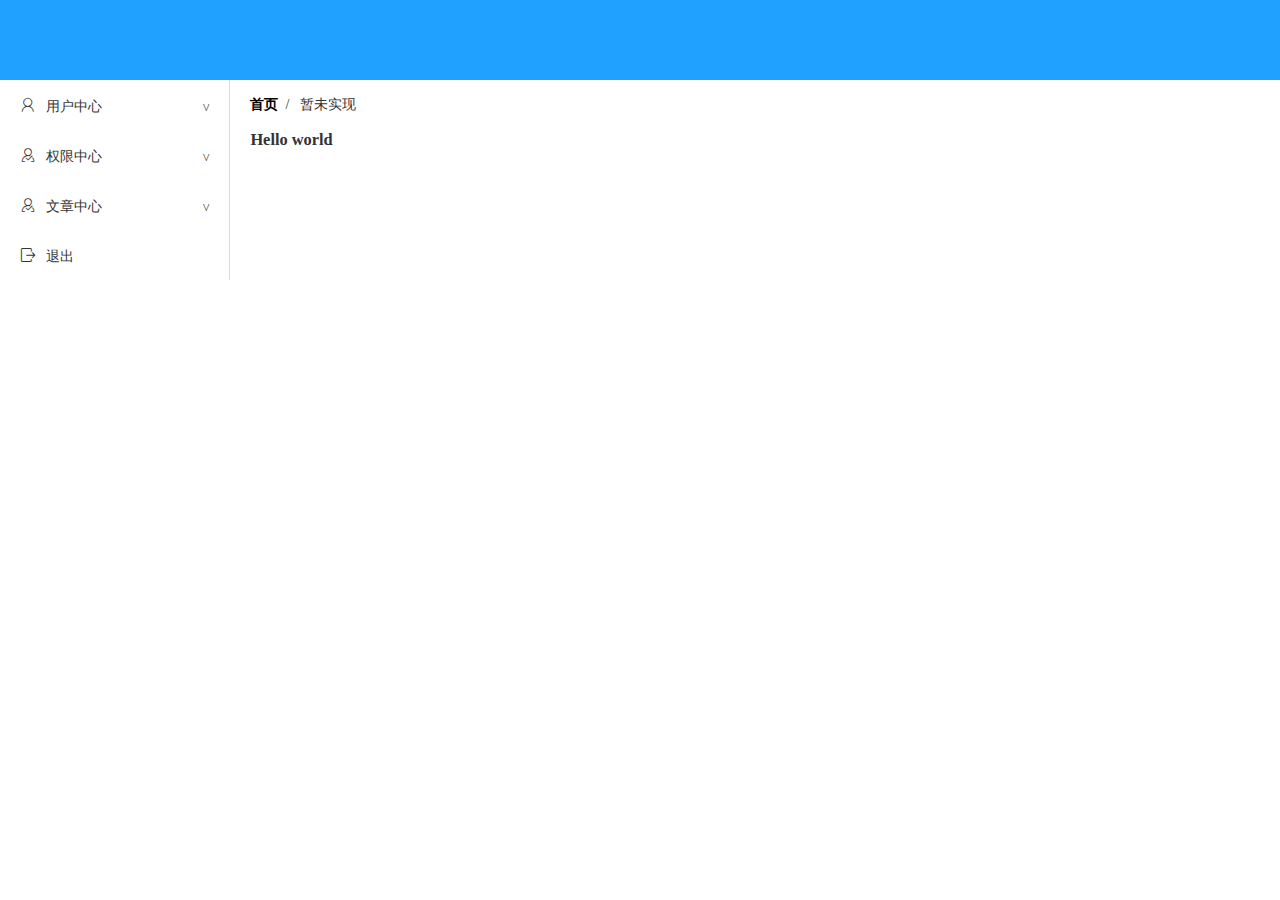
<file: index.html>
<!DOCTYPE html>
<html lang="en">

<head>
    <meta charset="UTF-8">
    <meta name="viewport" content="width=device-width, initial-scale=1.0">
    <meta http-equiv="X-UA-Compatible" content="ie=edge">
    <title>管理系统首页</title>
    <link rel="stylesheet" href="./css/iconfont/iconfont.css">
    <link rel="stylesheet" href="./css/style.css">

</head>

<body>
    <header></header>
    <div class="wrapper clearfix">
        <div class="wrapper-left">

        </div>
        <div class="wrapper-right">
            <div class="hd-title">
                <a href="#">首页</a>&nbsp;&nbsp;/&nbsp;&nbsp; 暂未实现
            </div>
            <div class="container">
                <h3>Hello world</h3>
            </div>
        </div>
    </div>
    <script src="./js/jquery.min.js"></script>
    <script src="./js/index.js"></script>
    <script src="./js/loadHtml.js"></script>
    <script src="./js/alertBox.js"></script>
    <!-- <script src="./js/menu.js"></script> -->
    <script>
        $(function() {
            $('.wrapper-left').load('./menu.html');
        })
    </script>
</body>

</html>
</file>
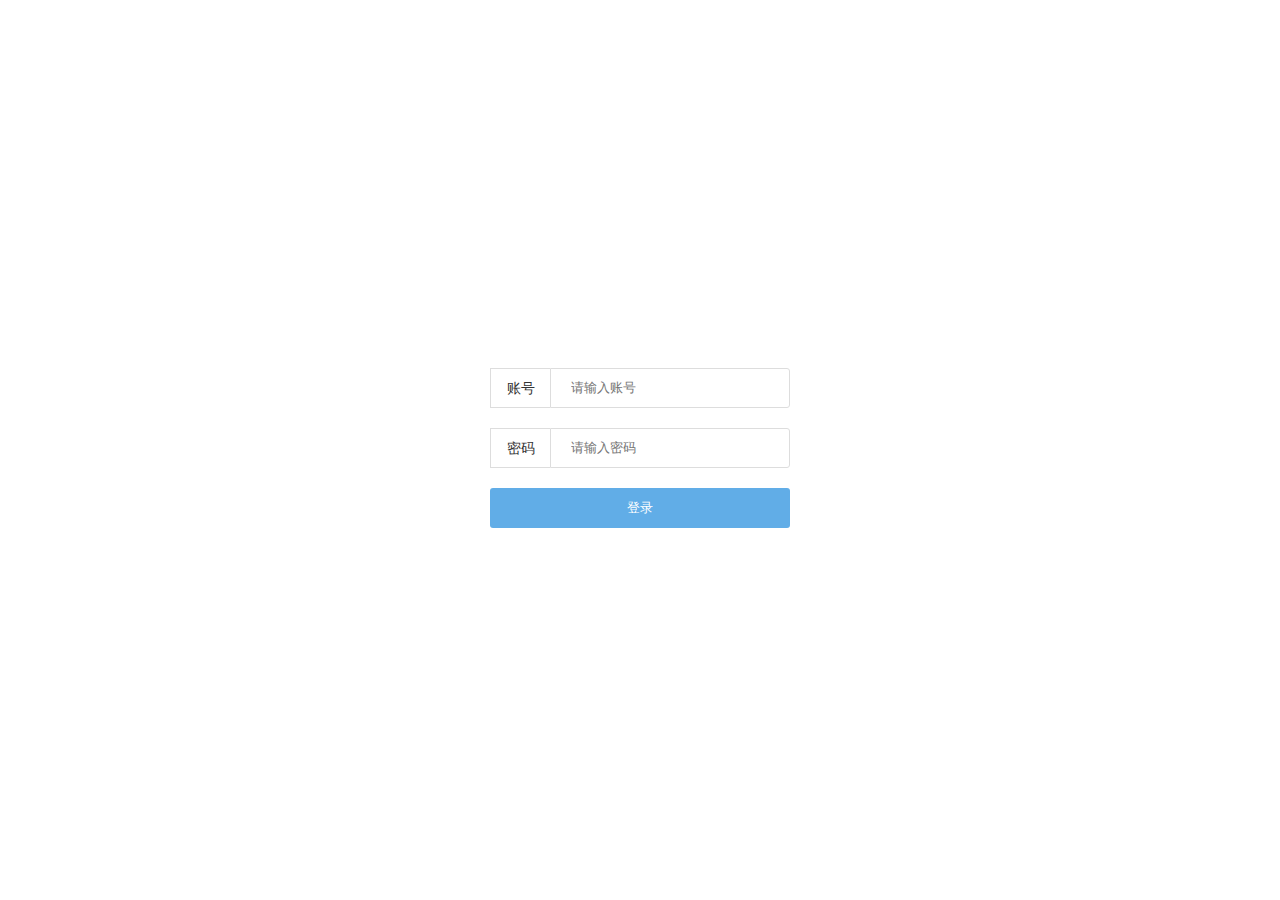
<file: login.html>
<!DOCTYPE html>
<html lang="en">

<head>
    <meta charset="UTF-8">
    <meta name="viewport" content="width=device-width, initial-scale=1.0">
    <meta http-equiv="X-UA-Compatible" content="ie=edge">
    <link rel="stylesheet" href="./css/style.css">
    <title>登录</title>
</head>

<body>
    <div id="loginContent" class="wrapper-login clearfix">
        <ul>
            <li class="has-input">
                <label for="">账号</label>
                <input id="User" type="text" placeholder="请输入账号">
            </li>
            <li class="has-input">
                <label for="">密码</label>
                <input id="PWD" type="password" placeholder="请输入密码">
            </li>
            <li>
                <input id="LOGIN" type="button" value="登录">
            </li>
        </ul>
    </div>
    <script src="./js/jquery.min.js"></script>
    <script src="./js/alertBox.js"></script>
    <script src="./js/login.js"></script>
</body>

</html>
</file>
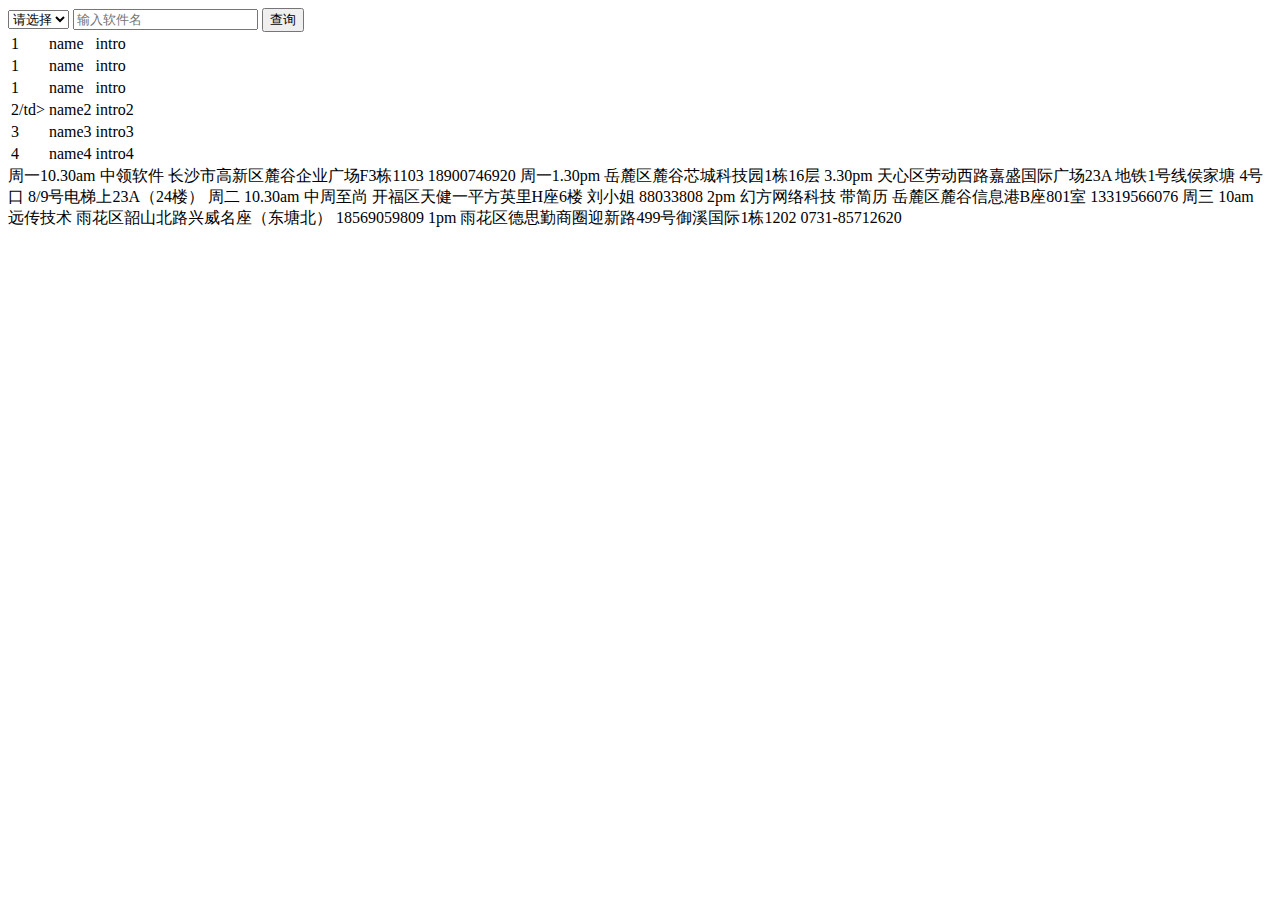
<file: test.html>
<!DOCTYPE html>
<html lang="en">
<head>
    <meta charset="UTF-8">
    <meta name="viewport" content="width=device-width, initial-scale=1.0">
    <meta http-equiv="X-UA-Compatible" content="ie=edge">
    <title>Document</title>
    <style>
        
    </style>
</head>
<body>
   <div>
       <select name="" id="">
           <option value="0">请选择</option>
           <option value="1">1</option>
           <option value="2">2</option>
           <option value="3">3</option>
           <option value="4">4</option>
       </select>
       <input type="text" placeholder="输入软件名" id="title">
       <input type="button" value="查询">
   </div>
   <table>
       <tr>
           <td>1</td>
           <td>name</td>
           <td>intro</td>
       </tr>
       <tr>
        <td>1</td>
        <td>name</td>
        <td>intro</td>
    </tr>
    <tr>
        <td>1</td>
        <td>name</td>
        <td>intro</td>
    </tr>
    <tr>
        <td>2/td>
        <td>name2</td>
        <td>intro2</td>
    </tr>
    <tr>
        <td>3</td>
        <td>name3</td>
        <td>intro3</td>
    </tr>
    <tr>
        <td>4</td>
        <td>name4</td>
        <td>intro4</td>
    </tr>
   </table>

   周一10.30am 中领软件 长沙市高新区麓谷企业广场F3栋1103 18900746920

   周一1.30pm 岳麓区麓谷芯城科技园1栋16层
       3.30pm 天心区劳动西路嘉盛国际广场23A 地铁1号线侯家塘 4号口  8/9号电梯上23A（24楼）
   周二 10.30am 中周至尚 开福区天健一平方英里H座6楼 刘小姐 88033808
        2pm  幻方网络科技 带简历 岳麓区麓谷信息港B座801室 13319566076
   周三 10am 远传技术 雨花区韶山北路兴威名座（东塘北） 18569059809
        1pm 雨花区德思勤商圈迎新路499号御溪国际1栋1202 0731-85712620 
<script src="./js/jquery.min.js"></script>
<script>
    
</script>

</body>
</html>
</file>
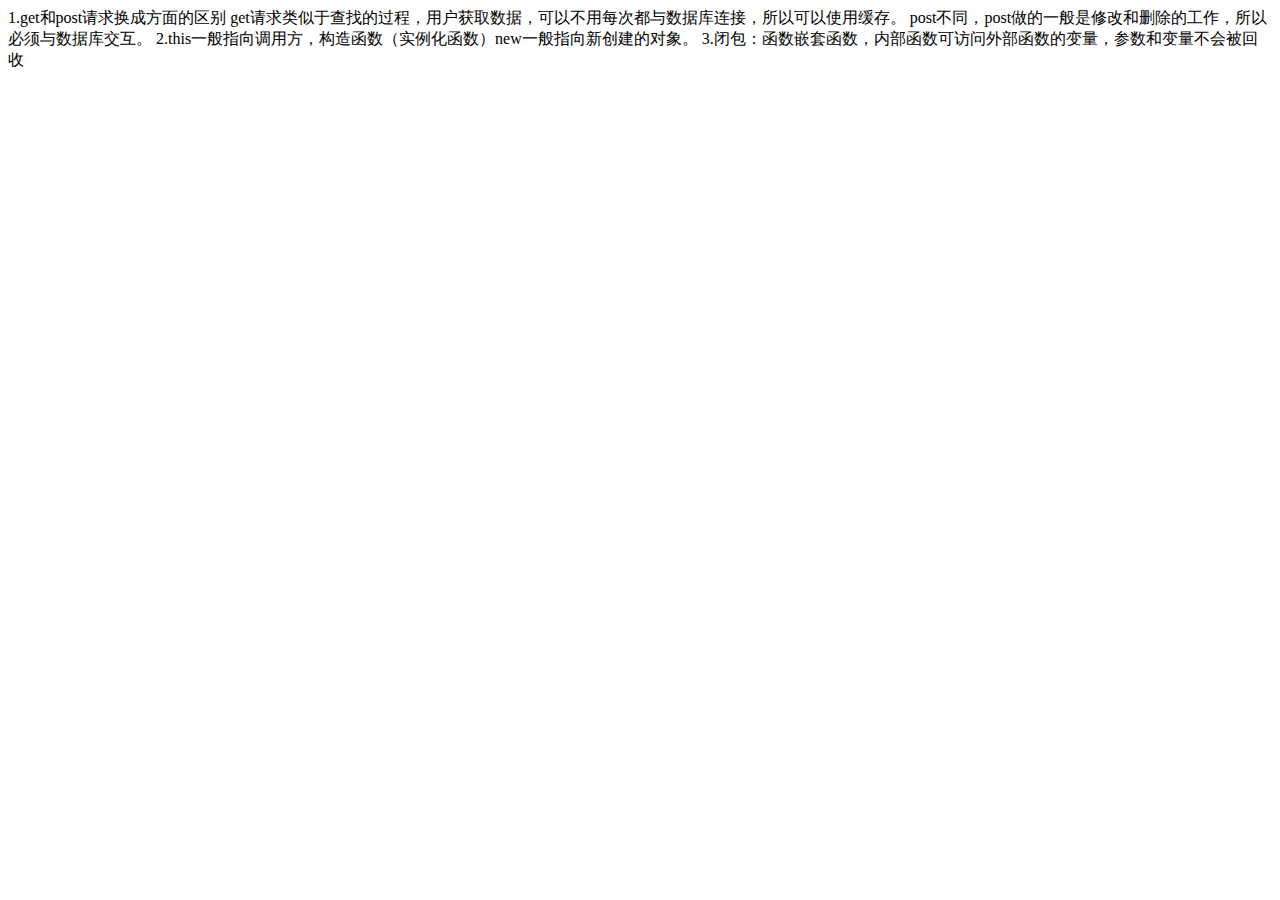
<file: 前端面试复习.html>
<!DOCTYPE html>
<html lang="en">
<head>
    <meta charset="UTF-8">
    <meta name="viewport" content="width=device-width, initial-scale=1.0">
    <meta http-equiv="X-UA-Compatible" content="ie=edge">
    <title>Document</title>
</head>
<body>
    1.get和post请求换成方面的区别
      get请求类似于查找的过程，用户获取数据，可以不用每次都与数据库连接，所以可以使用缓存。
      post不同，post做的一般是修改和删除的工作，所以必须与数据库交互。

    2.this一般指向调用方，构造函数（实例化函数）new一般指向新创建的对象。
    3.闭包：函数嵌套函数，内部函数可访问外部函数的变量，参数和变量不会被回收
    
</body>
</html>
</file>
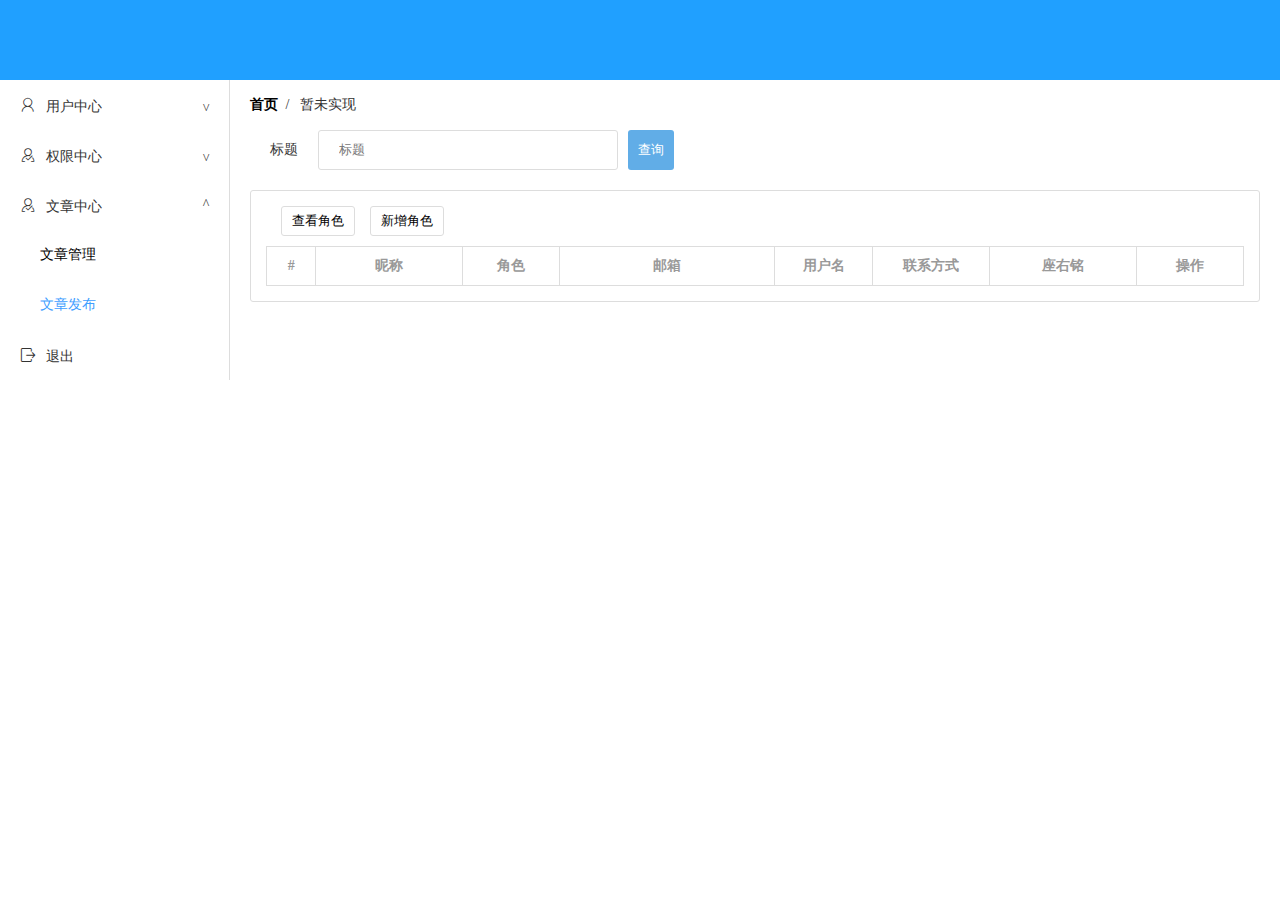
<file: article/articleRelease.html>
<!DOCTYPE html>
<html lang="en">

<head>
    <meta charset="UTF-8">
    <meta name="viewport" content="width=device-width, initial-scale=1.0">
    <meta http-equiv="X-UA-Compatible" content="ie=edge">
    <title>Document</title>
    <link rel="stylesheet" href="../css/iconfont/iconfont.css">
    <link rel="stylesheet" href="../css/style.css">
</head>

<body>

    <!-- 头部 -->
    <header></header>
    <div class="wrapper clearfix">
        <div class="wrapper-left">
            <!-- 加载菜单 -->

        </div>
        <div class="wrapper-right">
            <div class="hd-title">
                <a href="#">首页</a>&nbsp;&nbsp;/&nbsp;&nbsp; 暂未实现
            </div>
            <div class="container">
                <form class="form1" action="">
                    <label for="">标题</label><input type="text" placeholder="标题"><input type="button" value="查询">
                </form>
                <div class="content">
                    <div class="content-div"><input type="button" value="查看角色"><input type="button" value="新增角色"></div>
                    <table class="table">
                        <thead>
                            <th width="5%">#</th>
                            <th width="15%">昵称</th>
                            <th width="10%">角色</th>
                            <th width="22%">邮箱</th>
                            <th width="10%">用户名</th>
                            <th width="12%">联系方式</th>
                            <th width="15%">座右铭</th>
                            <th width="12%">操作</th>
                        </thead>
                        <tbody id="articleList">

                        </tbody>
                    </table>
                </div>
            </div>
        </div>
    </div>


</body>
<script src="../js/jquery.min.js"></script>
<script src="../js/index.js"></script>
<script src="../js/alertBox.js"></script>
<script src="../js/menu.js"></script>

</html>
</file>
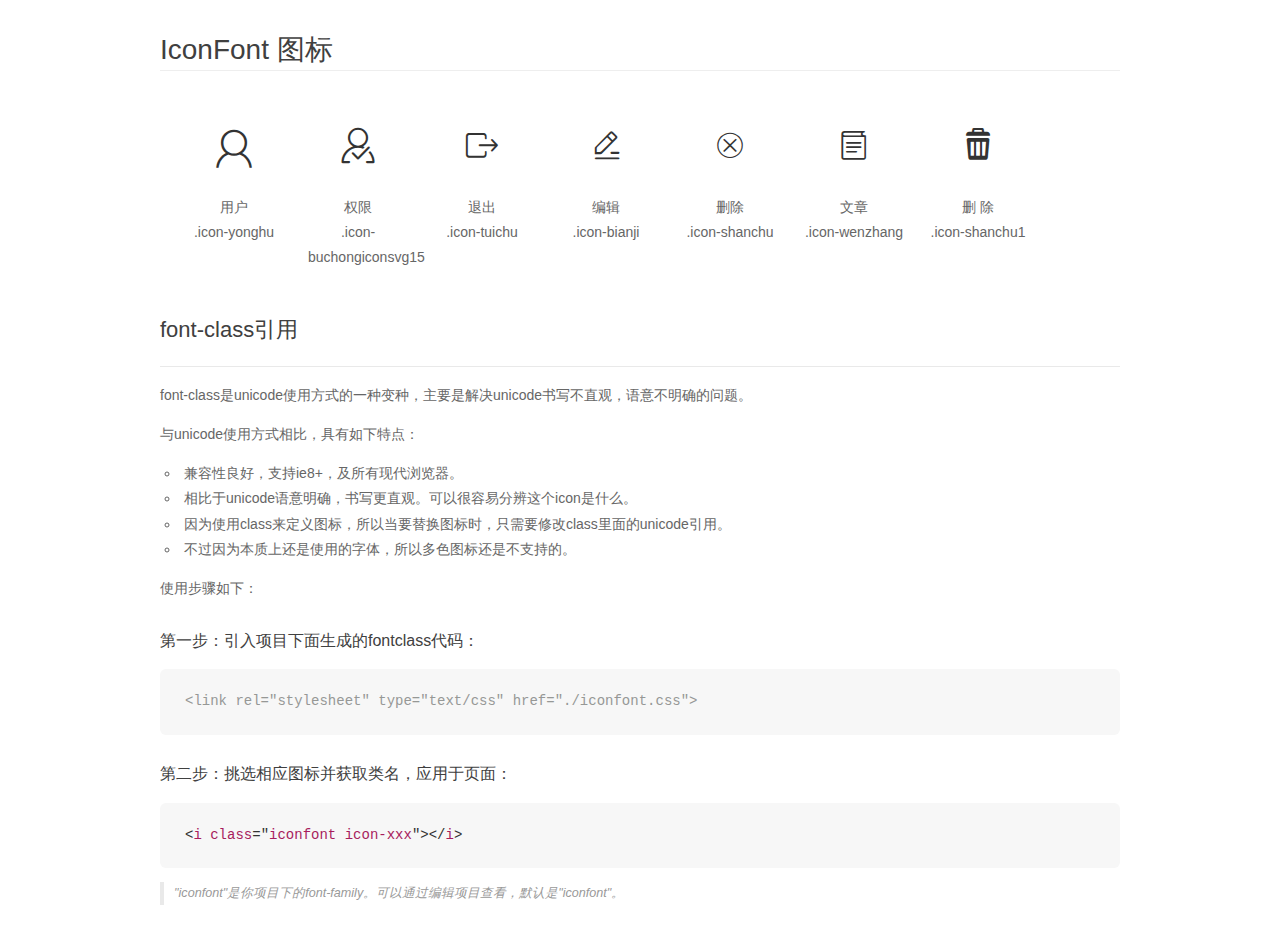
<file: download/font_0wraczxd8s59/demo_fontclass.html>
<!DOCTYPE html>
<html>
<head>
    <meta charset="utf-8"/>
    <title>IconFont</title>
    <link rel="stylesheet" href="demo.css">
    <link rel="stylesheet" href="iconfont.css">
</head>
<body>
    <div class="main markdown">
        <h1>IconFont 图标</h1>
        <ul class="icon_lists clear">
            
                <li>
                <i class="icon iconfont icon-yonghu"></i>
                    <div class="name">用户</div>
                    <div class="fontclass">.icon-yonghu</div>
                </li>
            
                <li>
                <i class="icon iconfont icon-buchongiconsvg15"></i>
                    <div class="name">权限</div>
                    <div class="fontclass">.icon-buchongiconsvg15</div>
                </li>
            
                <li>
                <i class="icon iconfont icon-tuichu"></i>
                    <div class="name">退出</div>
                    <div class="fontclass">.icon-tuichu</div>
                </li>
            
                <li>
                <i class="icon iconfont icon-bianji"></i>
                    <div class="name">编辑</div>
                    <div class="fontclass">.icon-bianji</div>
                </li>
            
                <li>
                <i class="icon iconfont icon-shanchu"></i>
                    <div class="name">删除</div>
                    <div class="fontclass">.icon-shanchu</div>
                </li>
            
                <li>
                <i class="icon iconfont icon-wenzhang"></i>
                    <div class="name">文章</div>
                    <div class="fontclass">.icon-wenzhang</div>
                </li>
            
                <li>
                <i class="icon iconfont icon-shanchu1"></i>
                    <div class="name">删 除</div>
                    <div class="fontclass">.icon-shanchu1</div>
                </li>
            
        </ul>

        <h2 id="font-class-">font-class引用</h2>
        <hr>

        <p>font-class是unicode使用方式的一种变种，主要是解决unicode书写不直观，语意不明确的问题。</p>
        <p>与unicode使用方式相比，具有如下特点：</p>
        <ul>
        <li>兼容性良好，支持ie8+，及所有现代浏览器。</li>
        <li>相比于unicode语意明确，书写更直观。可以很容易分辨这个icon是什么。</li>
        <li>因为使用class来定义图标，所以当要替换图标时，只需要修改class里面的unicode引用。</li>
        <li>不过因为本质上还是使用的字体，所以多色图标还是不支持的。</li>
        </ul>
        <p>使用步骤如下：</p>
        <h3 id="-fontclass-">第一步：引入项目下面生成的fontclass代码：</h3>


        <pre><code class="lang-js hljs javascript"><span class="hljs-comment">&lt;link rel="stylesheet" type="text/css" href="./iconfont.css"&gt;</span></code></pre>
        <h3 id="-">第二步：挑选相应图标并获取类名，应用于页面：</h3>
        <pre><code class="lang-css hljs">&lt;<span class="hljs-selector-tag">i</span> <span class="hljs-selector-tag">class</span>="<span class="hljs-selector-tag">iconfont</span> <span class="hljs-selector-tag">icon-xxx</span>"&gt;&lt;/<span class="hljs-selector-tag">i</span>&gt;</code></pre>
        <blockquote>
        <p>"iconfont"是你项目下的font-family。可以通过编辑项目查看，默认是"iconfont"。</p>
        </blockquote>
    </div>
</body>
</html>
</file>
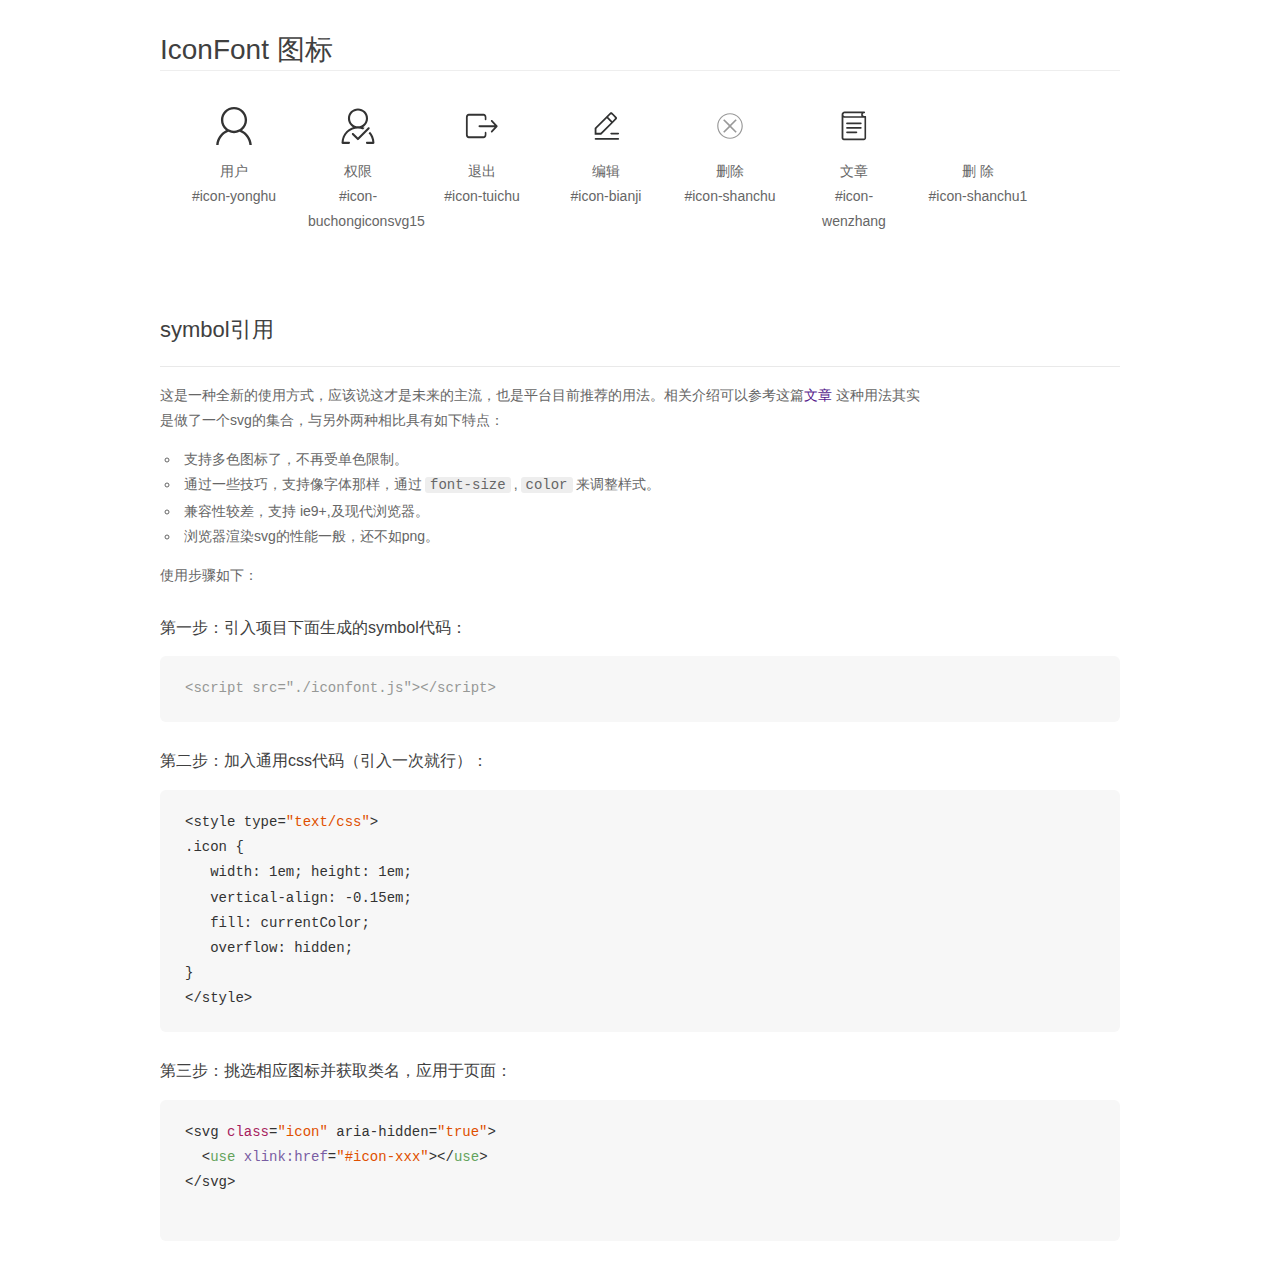
<file: download/font_0wraczxd8s59/demo_symbol.html>
<!DOCTYPE html>
<html>
<head>
    <meta charset="utf-8"/>
    <title>IconFont</title>
    <link rel="stylesheet" href="demo.css">
    <script src="iconfont.js"></script>

    <style type="text/css">
        .icon {
          /* 通过设置 font-size 来改变图标大小 */
          width: 1em; height: 1em;
          /* 图标和文字相邻时，垂直对齐 */
          vertical-align: -0.15em;
          /* 通过设置 color 来改变 SVG 的颜色/fill */
          fill: currentColor;
          /* path 和 stroke 溢出 viewBox 部分在 IE 下会显示
             normalize.css 中也包含这行 */
          overflow: hidden;
        }

    </style>
</head>
<body>
    <div class="main markdown">
        <h1>IconFont 图标</h1>
        <ul class="icon_lists clear">
            
                <li>
                    <svg class="icon" aria-hidden="true">
                        <use xlink:href="#icon-yonghu"></use>
                    </svg>
                    <div class="name">用户</div>
                    <div class="fontclass">#icon-yonghu</div>
                </li>
            
                <li>
                    <svg class="icon" aria-hidden="true">
                        <use xlink:href="#icon-buchongiconsvg15"></use>
                    </svg>
                    <div class="name">权限</div>
                    <div class="fontclass">#icon-buchongiconsvg15</div>
                </li>
            
                <li>
                    <svg class="icon" aria-hidden="true">
                        <use xlink:href="#icon-tuichu"></use>
                    </svg>
                    <div class="name">退出</div>
                    <div class="fontclass">#icon-tuichu</div>
                </li>
            
                <li>
                    <svg class="icon" aria-hidden="true">
                        <use xlink:href="#icon-bianji"></use>
                    </svg>
                    <div class="name">编辑</div>
                    <div class="fontclass">#icon-bianji</div>
                </li>
            
                <li>
                    <svg class="icon" aria-hidden="true">
                        <use xlink:href="#icon-shanchu"></use>
                    </svg>
                    <div class="name">删除</div>
                    <div class="fontclass">#icon-shanchu</div>
                </li>
            
                <li>
                    <svg class="icon" aria-hidden="true">
                        <use xlink:href="#icon-wenzhang"></use>
                    </svg>
                    <div class="name">文章</div>
                    <div class="fontclass">#icon-wenzhang</div>
                </li>
            
                <li>
                    <svg class="icon" aria-hidden="true">
                        <use xlink:href="#icon-shanchu1"></use>
                    </svg>
                    <div class="name">删 除</div>
                    <div class="fontclass">#icon-shanchu1</div>
                </li>
            
        </ul>


        <h2 id="symbol-">symbol引用</h2>
        <hr>

        <p>这是一种全新的使用方式，应该说这才是未来的主流，也是平台目前推荐的用法。相关介绍可以参考这篇<a href="">文章</a>
        这种用法其实是做了一个svg的集合，与另外两种相比具有如下特点：</p>
        <ul>
          <li>支持多色图标了，不再受单色限制。</li>
          <li>通过一些技巧，支持像字体那样，通过<code>font-size</code>,<code>color</code>来调整样式。</li>
          <li>兼容性较差，支持 ie9+,及现代浏览器。</li>
          <li>浏览器渲染svg的性能一般，还不如png。</li>
        </ul>
        <p>使用步骤如下：</p>
        <h3 id="-symbol-">第一步：引入项目下面生成的symbol代码：</h3>
        <pre><code class="lang-js hljs javascript"><span class="hljs-comment">&lt;script src="./iconfont.js"&gt;&lt;/script&gt;</span></code></pre>
        <h3 id="-css-">第二步：加入通用css代码（引入一次就行）：</h3>
        <pre><code class="lang-js hljs javascript">&lt;style type=<span class="hljs-string">"text/css"</span>&gt;
.icon {
   width: <span class="hljs-number">1</span>em; height: <span class="hljs-number">1</span>em;
   vertical-align: <span class="hljs-number">-0.15</span>em;
   fill: currentColor;
   overflow: hidden;
}
&lt;<span class="hljs-regexp">/style&gt;</span></code></pre>
        <h3 id="-">第三步：挑选相应图标并获取类名，应用于页面：</h3>
        <pre><code class="lang-js hljs javascript">&lt;svg <span class="hljs-class"><span class="hljs-keyword">class</span></span>=<span class="hljs-string">"icon"</span> aria-hidden=<span class="hljs-string">"true"</span>&gt;<span class="xml"><span class="hljs-tag">
  &lt;<span class="hljs-name">use</span> <span class="hljs-attr">xlink:href</span>=<span class="hljs-string">"#icon-xxx"</span>&gt;</span><span class="hljs-tag">&lt;/<span class="hljs-name">use</span>&gt;</span>
</span>&lt;<span class="hljs-regexp">/svg&gt;
        </span></code></pre>
    </div>
</body>
</html>
</file>
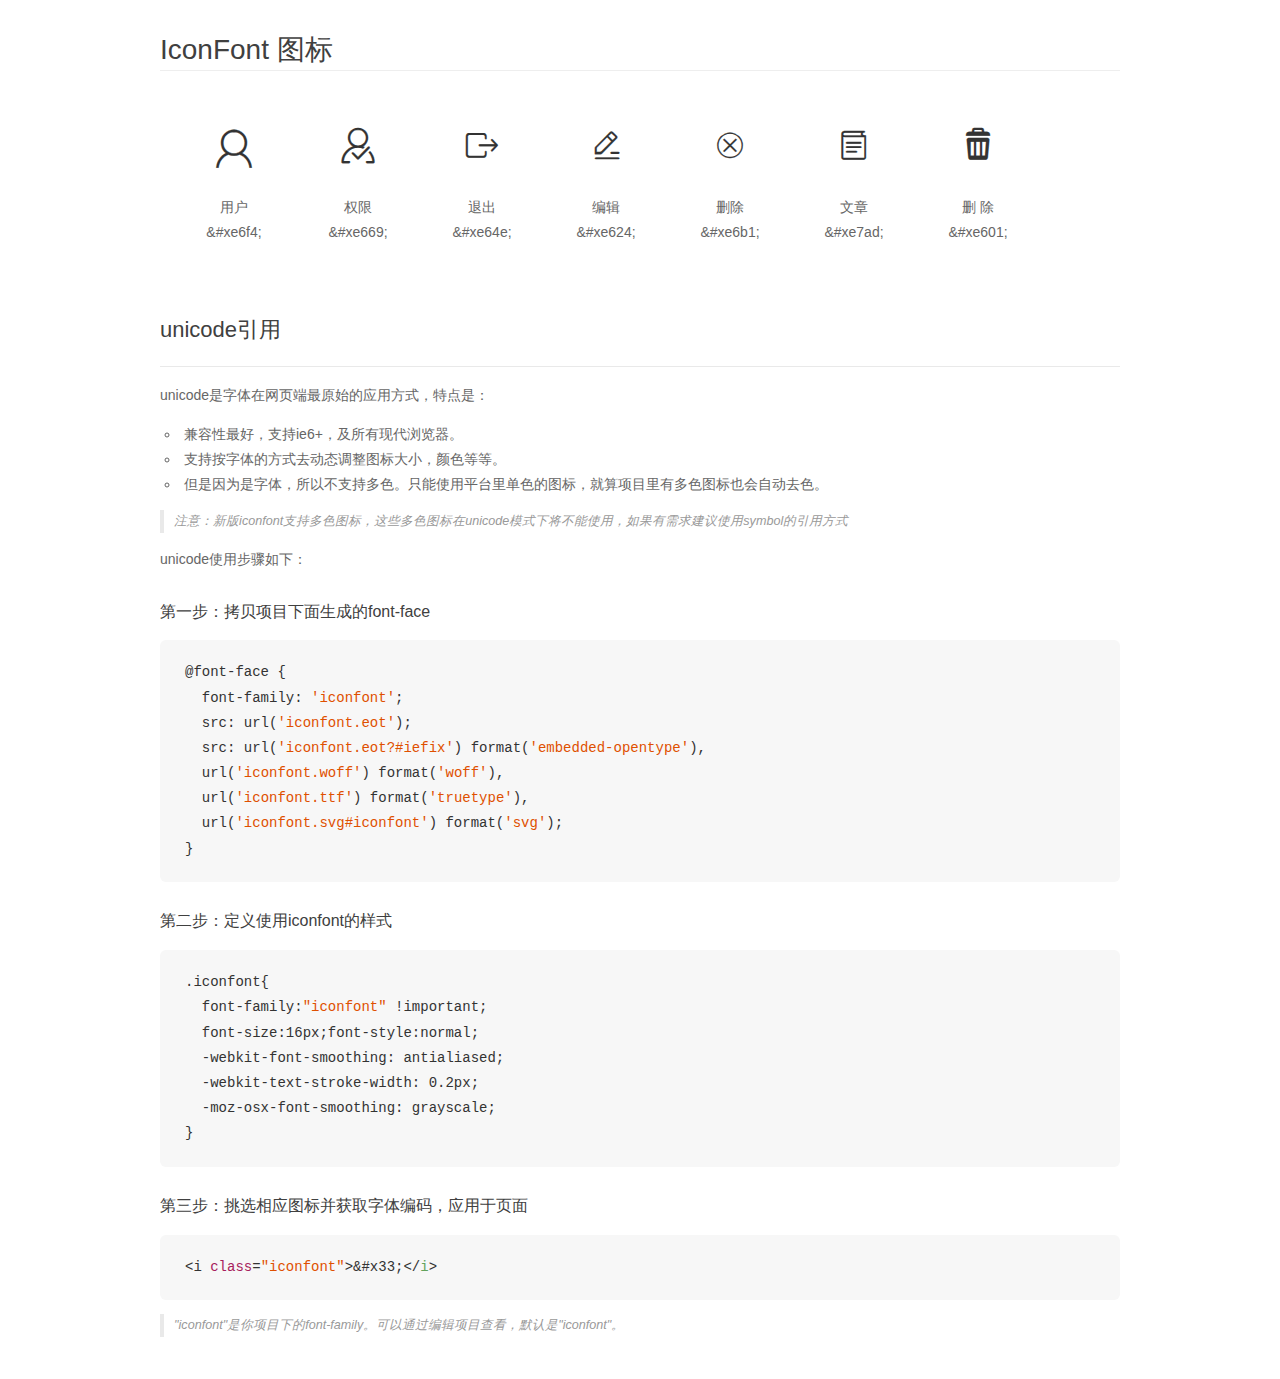
<file: download/font_0wraczxd8s59/demo_unicode.html>
<!DOCTYPE html>
<html>
<head>
    <meta charset="utf-8"/>
    <title>IconFont</title>
    <link rel="stylesheet" href="demo.css">

    <style type="text/css">

        @font-face {font-family: "iconfont";
          src: url('iconfont.eot'); /* IE9*/
          src: url('iconfont.eot#iefix') format('embedded-opentype'), /* IE6-IE8 */
          url('iconfont.woff') format('woff'), /* chrome, firefox */
          url('iconfont.ttf') format('truetype'), /* chrome, firefox, opera, Safari, Android, iOS 4.2+*/
          url('iconfont.svg#iconfont') format('svg'); /* iOS 4.1- */
        }

        .iconfont {
          font-family:"iconfont" !important;
          font-size:16px;
          font-style:normal;
          -webkit-font-smoothing: antialiased;
          -webkit-text-stroke-width: 0.2px;
          -moz-osx-font-smoothing: grayscale;
        }

    </style>
</head>
<body>
    <div class="main markdown">
        <h1>IconFont 图标</h1>
        <ul class="icon_lists clear">
            
                <li>
                <i class="icon iconfont">&#xe6f4;</i>
                    <div class="name">用户</div>
                    <div class="code">&amp;#xe6f4;</div>
                </li>
            
                <li>
                <i class="icon iconfont">&#xe669;</i>
                    <div class="name">权限</div>
                    <div class="code">&amp;#xe669;</div>
                </li>
            
                <li>
                <i class="icon iconfont">&#xe64e;</i>
                    <div class="name">退出</div>
                    <div class="code">&amp;#xe64e;</div>
                </li>
            
                <li>
                <i class="icon iconfont">&#xe624;</i>
                    <div class="name">编辑</div>
                    <div class="code">&amp;#xe624;</div>
                </li>
            
                <li>
                <i class="icon iconfont">&#xe6b1;</i>
                    <div class="name">删除</div>
                    <div class="code">&amp;#xe6b1;</div>
                </li>
            
                <li>
                <i class="icon iconfont">&#xe7ad;</i>
                    <div class="name">文章</div>
                    <div class="code">&amp;#xe7ad;</div>
                </li>
            
                <li>
                <i class="icon iconfont">&#xe601;</i>
                    <div class="name">删 除</div>
                    <div class="code">&amp;#xe601;</div>
                </li>
            
        </ul>
        <h2 id="unicode-">unicode引用</h2>
        <hr>

        <p>unicode是字体在网页端最原始的应用方式，特点是：</p>
        <ul>
        <li>兼容性最好，支持ie6+，及所有现代浏览器。</li>
        <li>支持按字体的方式去动态调整图标大小，颜色等等。</li>
        <li>但是因为是字体，所以不支持多色。只能使用平台里单色的图标，就算项目里有多色图标也会自动去色。</li>
        </ul>
        <blockquote>
        <p>注意：新版iconfont支持多色图标，这些多色图标在unicode模式下将不能使用，如果有需求建议使用symbol的引用方式</p>
        </blockquote>
        <p>unicode使用步骤如下：</p>
        <h3 id="-font-face">第一步：拷贝项目下面生成的font-face</h3>
        <pre><code class="lang-js hljs javascript">@font-face {
  font-family: <span class="hljs-string">'iconfont'</span>;
  src: url(<span class="hljs-string">'iconfont.eot'</span>);
  src: url(<span class="hljs-string">'iconfont.eot?#iefix'</span>) format(<span class="hljs-string">'embedded-opentype'</span>),
  url(<span class="hljs-string">'iconfont.woff'</span>) format(<span class="hljs-string">'woff'</span>),
  url(<span class="hljs-string">'iconfont.ttf'</span>) format(<span class="hljs-string">'truetype'</span>),
  url(<span class="hljs-string">'iconfont.svg#iconfont'</span>) format(<span class="hljs-string">'svg'</span>);
}
</code></pre>
        <h3 id="-iconfont-">第二步：定义使用iconfont的样式</h3>
        <pre><code class="lang-js hljs javascript">.iconfont{
  font-family:<span class="hljs-string">"iconfont"</span> !important;
  font-size:<span class="hljs-number">16</span>px;font-style:normal;
  -webkit-font-smoothing: antialiased;
  -webkit-text-stroke-width: <span class="hljs-number">0.2</span>px;
  -moz-osx-font-smoothing: grayscale;
}
</code></pre>
        <h3 id="-">第三步：挑选相应图标并获取字体编码，应用于页面</h3>
        <pre><code class="lang-js hljs javascript">&lt;i <span class="hljs-class"><span class="hljs-keyword">class</span></span>=<span class="hljs-string">"iconfont"</span>&gt;&amp;#x33;<span class="xml"><span class="hljs-tag">&lt;/<span class="hljs-name">i</span>&gt;</span></span></code></pre>

        <blockquote>
        <p>"iconfont"是你项目下的font-family。可以通过编辑项目查看，默认是"iconfont"。</p>
        </blockquote>
    </div>


</body>
</html>
</file>
<file: css/iconfont/iconfont.css>
@font-face {font-family: "iconfont";
  src: url('iconfont.eot?t=1534407288511'); /* IE9*/
  src: url('iconfont.eot?t=1534407288511#iefix') format('embedded-opentype'), /* IE6-IE8 */
  url('[data-uri]') format('woff'),
  url('iconfont.ttf?t=1534407288511') format('truetype'), /* chrome, firefox, opera, Safari, Android, iOS 4.2+*/
  url('iconfont.svg?t=1534407288511#iconfont') format('svg'); /* iOS 4.1- */
}

.iconfont {
  font-family:"iconfont" !important;
  font-size:16px;
  font-style:normal;
  -webkit-font-smoothing: antialiased;
  -moz-osx-font-smoothing: grayscale;
}

.icon-jia:before { content: "\e652"; }

.icon-quanxian:before { content: "\e60b"; }

.icon-bianji:before { content: "\e63e"; }

.icon-yonghu:before { content: "\e625"; }

.icon-zhengque:before { content: "\e677"; }

.icon-tishi:before { content: "\e62e"; }

.icon-lindaoicon_tishi:before { content: "\e612"; }

.icon-shanchu:before { content: "\e61e"; }

.icon-down-trangle:before { content: "\e600"; }

.icon-cuowu:before { content: "\e66a"; }

.icon-guanbi:before { content: "\e607"; }

.icon-tuichu:before { content: "\e60c"; }

.icon-shanchu1:before { content: "\e840"; }
</file>
<file: css/style.css>
* {
    margin: 0;
    padding: 0;
}

input,
button,
select {
    box-sizing: border-box;
    font-family: 'Microsoft Yahei';
    border: 1px solid #ddd;
    border-radius: 3px;
}

input,
select {
    outline: none;
}


/* .f-border-color {
    border-color: #409EFF;
} */

input:focus,
select:focus {
    border-color: #409EFF;
}

input[type="button"] {
    border: 0;
}

a {
    text-decoration: none;
    color: #000;
}

ul li {
    list-style-type: none;
}

body,
html {
    font-family: 'Microsoft Yahei';
    font-size: 14px;
    color: #333;
    min-width: 1200px;
}

.clearfix:after {
    content: '';
    display: block;
    clear: both;
}

.clearfix {
    *zoom: 1;
}

.wrapper-login ul {
    width: 300px;
    position: absolute;
    left: 50%;
    margin-left: -150px;
    top: 50%;
    height: 164px;
    margin-top: -82px;
}

.has-input {
    height: 40px;
    line-height: 40px;
    margin-bottom: 20px;
}

.has-input label,
.has-input input {
    float: left;
}

.has-input label {
    width: 20%;
    text-align: center;
    border: 1px solid #ddd;
    border-right: 0;
    height: 40px;
    box-sizing: border-box;
}

.has-input input {
    width: 80%;
    height: 40px;
    line-height: initial;
    padding-left: 20px;
    box-sizing: border-box;
    border-top-left-radius: 0;
    border-bottom-left-radius: 0;
}

#LOGIN {
    height: 40px;
    line-height: 40px;
    width: 100%;
    text-align: center;
    border: 0;
    background-color: #61ade7;
    cursor: pointer;
    color: #fff;
}

#LOGIN:hover,
.form1 input[type="button"]:hover {
    background-color: #4eb1f3;
}

.alertTxt {
    position: absolute;
    top: 30px;
    z-index: 1000;
    width: 300px;
    height: 40px;
    line-height: 40px;
    left: 50%;
    margin-left: -150px;
    padding-left: 20px;
    border-radius: 5px;
}

.alerterro {
    background-color: #ffecec;
    color: #fca0a0;
}

.alertwarm {
    background-color: #baebfa;
    color: #22b7e4;
    /* background-color: #f0f0f0;
    color: #f7ecec; */
}

.correct {
    background-color: #baebfa;
    color: #62c7e6;
}


/* index */

header {
    background-color: #20a0ff;
    height: 80px;
    width: 100%;
}

.wrapper-left,
.wrapper-right {
    float: left;
}

.wrapper-left {
    width: 18%;
    box-sizing: border-box;
}

.wrapper-right {
    width: 82%;
    padding: 0 20px;
    box-sizing: border-box;
}

.menu-ul {
    border-right: 1px solid #ddd;
}

.menu-list {
    position: relative;
}

.menu-span:after {
    content: '^';
    transform: rotate(180deg);
    position: absolute;
    right: 20px;
}

.menu-span.curr:after {
    transform: none;
}

.menu-list:last-child .menu-span:after {
    display: none;
}

.menu-span .iconfont {
    padding-right: 10px;
}

.menu-list span,
.menu-list li a {
    display: block;
    cursor: pointer;
    height: 50px;
    line-height: 50px;
    padding-left: 20px;
    width: 100%;
    box-sizing: border-box;
}

.menu-list span:hover,
.menu-list li a:hover {
    background-color: #daf6fa;
}

.submenu li a {
    padding-left: 40px;
}

.menu-list .submenu {
    display: none;
}

.is-active a {
    color: #409EFF;
    /* background-color: #ecf5ff; */
}

.hd-title {
    height: 50px;
    line-height: 50px;
}

.hd-title a {
    font-weight: bold;
    cursor: pointer;
}

.hd-title a:hover {
    color: #20a0ff;
}

.form1 {
    margin-bottom: 20px;
}

.form1 label {
    display: inline-block;
    padding: 0 20px;
}

.form1 input {
    height: 40px;
    width: 300px;
    padding-left: 20px;
    box-sizing: border-box;
}

.form1 input[type="button"] {
    width: initial;
    margin-left: 10px;
    padding: 0 10px;
    cursor: pointer;
    background-color: #61ade7;
    color: #fff;
}

.content {
    border: 1px solid #ddd;
    border-radius: 3px;
    box-sizing: border-box;
    padding: 15px;
    overflow: hidden;
    position: relative;
}

.content-div {
    margin-bottom: 10px;
}

.content-div input {
    padding: 5px 10px;
    background-color: #fff;
    border: 1px solid #ddd;
    margin-left: 15px;
    cursor: pointer;
}

.content-div input:hover {
    background-color: #ecf5ff;
    color: #409EFF;
    border-color: #c6e2ff;
}

.table {
    width: 100%;
    border-collapse: collapse;
}

.table tr th {
    color: #999;
}

.table tr th,
.table tr td {
    padding: 10px 8px;
    border: 1px solid #ddd;
}

.table-tr-bg tr:nth-child(2n) {
    background-color: #FAFAFA;
}

.table-tr-bg tr:hover {
    background-color: #ecf5ff;
}

.table-tr-bg td button {
    border: 1px solid #ddd;
    padding: 5px 8px;
    border-radius: 3px;
    background-color: #fff;
    cursor: pointer;
    margin-right: 15px;
}

.edit .iconfont {
    font-size: 14px;
}

.table-tr-bg td .delete {
    border-color: #f56c6c;
    padding: 5px 8px;
    background-color: #f56c6c;
    border-radius: 3px;
    margin-right: 0;
    color: #fff;
}

.table-tr-bg td .delete:hover {
    border-color: #f78989;
    background-color: #f78989;
}

.table-tr-bg td .edit:hover {
    background-color: #ecf5ff;
    color: #409EFF;
    border-color: #c6e2ff;
}

.form2 {
    overflow: hidden;
}

.form2-left,
.form2-right {
    float: left;
    box-sizing: border-box;
}

.form2-left {
    width: 60%;
}

.form2-right {
    text-align: center;
}

.form2-left .d-box {
    height: 40px;
    line-height: 40px;
}

.notice {
    height: 25px;
    line-height: 25px;
    color: #f56c6c;
    margin-left: 150px;
    font-size: 12px;
}

input.is-erro,
select.is-erro {
    border-color: #f56c6c;
}

input.is-success,
select.is-success {
    border-color: #67c23a;
}

.form2-left input,
.form2-left select {
    height: 40px;
    line-height: 40px;
    padding-left: 15px;
    width: 300px;
}

.form2-left label {
    float: left;
    box-sizing: border-box;
    padding-right: 15px;
    width: 150px;
    text-align: right;
}

.asterisk:before {
    content: '*';
    display: inline-block;
    color: #f56c6c;
}

input.b-btn,
div.b-btn {
    width: initial;
    height: 40px;
    line-height: 40px;
    padding: 0 20px;
    cursor: pointer;
    background-color: #61ade7;
    color: #fff;
    margin-right: 10px;
}

input.btn {
    width: initial;
    height: 40px;
    line-height: 40px;
    padding: 0 20px;
    cursor: pointer;
    background-color: #fff;
    border: 1px solid #ddd;
}

div.b-btn {
    width: 65px;
    border-radius: 3px;
    margin: 0 auto;
    padding: 0 10px;
}

.b-btn:hover {
    background-color: #4eb1f3;
}

.btn:hover {
    background-color: #ecf5ff;
    color: #409EFF;
    border-color: #c6e2ff;
}

.upload {
    border: 1px dashed #ddd;
    width: 200px;
    height: 200px;
    line-height: 200px;
    position: relative;
    border-radius: 3px;
    margin-bottom: 20px;
}

.upload:hover {
    border-color: #409EFF;
}

.icon-add {
    position: absolute;
    margin: auto;
    left: 0;
    right: 0;
    top: 0;
    bottom: 0;
    cursor: pointer;
}

.icon-add i {
    font-size: 20px;
    font-weight: bold;
}

.upload input {
    width: 100%;
    display: inline-block;
    height: 200px;
    line-height: 200px;
    opacity: 0;
    cursor: pointer;
    position: absolute;
    left: 0;
    z-index: 9999;
}

#reImgSrc {
    display: none;
}


/* alertBox */

.hidder {
    width: 100%;
    height: 100%;
    background: rgba(0, 0, 0, 0.5);
    z-index: 1000;
    text-align: center;
    position: fixed;
    left: 0;
    top: 0;
}

.alert-box-body {
    width: 400px;
    position: absolute;
    top: 30%;
    left: 50%;
    margin-left: -200px;
    padding: 10px 20px;
    background: #fff;
    border-radius: 5px;
}

.alert-box-title {
    text-align: left;
    padding-bottom: 10px;
    border-bottom: 1px solid #e5e5e5;
    font-size: 20px;
    /* color: #f83; */
}

.alert-box-msg {
    text-align: left;
    font-size: 16px;
    padding: 20px 0;
    color: #333;
    /* border-bottom: 1px solid #e5e5e5; */
}

.alert-btn-box {
    overflow: hidden;
    float: right;
}

.d-alert-btn-box {
    cursor: pointer;
    float: left;
    width: 60px;
    border-radius: 5px;
    border: 1px solid #ddd;
    padding: 7px 0;
    box-sizing: border-box;
    -moz-box-sizing: border-box;
    -webkit-box-sizing: border-box;
}

.d-alert-btn-box:first-child:hover {
    color: #409EFF;
    border-color: #c6e2ff;
    background-color: #ecf5ff;
}

.d-alert-btn-box:last-child {
    margin-left: 10px;
    color: #fff;
    background-color: #409EFF;
    border: 1px solid #409EFF;
}

.d-alert-btn-box:last-child:hover {
    background: #66b1ff;
    border-color: #66b1ff;
}


/* 弹层 */
.modal-dialog{
    display: none;
    position: fixed;
    overflow:auto;
    z-index:888;
    width:100%;
    height:100%;
    top:0;
    bottom:0;
    left:0;
    right:0;
    background:rgba(204,204,204,0.9);
}
.modal-box{
    overflow: hidden;
    width:500px;
    padding:20px;
    background-color:#fff;
    margin:100px auto;
}
.modal-header{
    overflow: hidden;
    position: relative;
    margin-bottom:50px;
}
.modal-header h3{
    font-size: 20px;
    font-weight: normal;
}
.close{
    position: absolute;
    right:0;
    top:0;
    cursor: pointer;
}
.modal-content .table th,.modal-content .table td{
    text-align: center;
}
.modal-footer{
    overflow:hidden;
    margin-top:30px;
    float:right;
}
.modal-footer .modal-btn{
    width: 80px;
    margin-left:15px;
    height:40px;
    line-height:40px;
    background-color: #61ade7;
    cursor:pointer;
    text-align: center;
    color: #fff;
    float: left;
    border-radius:3px;
}
.modal-footer .modal-btn:hover{
    background-color:#4eb1f3;
}
</file>
<file: download/font_0wraczxd8s59/iconfont.css>
@font-face {font-family: "iconfont";
  src: url('iconfont.eot?t=1532655353508'); /* IE9*/
  src: url('iconfont.eot?t=1532655353508#iefix') format('embedded-opentype'), /* IE6-IE8 */
  url('[data-uri]') format('woff'),
  url('iconfont.ttf?t=1532655353508') format('truetype'), /* chrome, firefox, opera, Safari, Android, iOS 4.2+*/
  url('iconfont.svg?t=1532655353508#iconfont') format('svg'); /* iOS 4.1- */
}

.iconfont {
  font-family:"iconfont" !important;
  font-size:16px;
  font-style:normal;
  -webkit-font-smoothing: antialiased;
  -moz-osx-font-smoothing: grayscale;
}

.icon-yonghu:before { content: "\e6f4"; }

.icon-buchongiconsvg15:before { content: "\e669"; }

.icon-tuichu:before { content: "\e64e"; }

.icon-bianji:before { content: "\e624"; }

.icon-shanchu:before { content: "\e6b1"; }

.icon-wenzhang:before { content: "\e7ad"; }

.icon-shanchu1:before { content: "\e601"; }
</file>
<file: download/font_0wraczxd8s59/demo.css>
*{margin: 0;padding: 0;list-style: none;}
/*
KISSY CSS Reset
理念：1. reset 的目的不是清除浏览器的默认样式，这仅是部分工作。清除和重置是紧密不可分的。
2. reset 的目的不是让默认样式在所有浏览器下一致，而是减少默认样式有可能带来的问题。
3. reset 期望提供一套普适通用的基础样式。但没有银弹，推荐根据具体需求，裁剪和修改后再使用。
特色：1. 适应中文；2. 基于最新主流浏览器。
维护：玉伯<lifesinger@gmail.com>, 正淳<ragecarrier@gmail.com>
 */

/** 清除内外边距 **/
body, h1, h2, h3, h4, h5, h6, hr, p, blockquote, /* structural elements 结构元素 */
dl, dt, dd, ul, ol, li, /* list elements 列表元素 */
pre, /* text formatting elements 文本格式元素 */
form, fieldset, legend, button, input, textarea, /* form elements 表单元素 */
th, td /* table elements 表格元素 */ {
  margin: 0;
  padding: 0;
}

/** 设置默认字体 **/
body,
button, input, select, textarea /* for ie */ {
  font: 12px/1.5 tahoma, arial, \5b8b\4f53, sans-serif;
}
h1, h2, h3, h4, h5, h6 { font-size: 100%; }
address, cite, dfn, em, var { font-style: normal; } /* 将斜体扶正 */
code, kbd, pre, samp { font-family: courier new, courier, monospace; } /* 统一等宽字体 */
small { font-size: 12px; } /* 小于 12px 的中文很难阅读，让 small 正常化 */

/** 重置列表元素 **/
ul, ol { list-style: none; }

/** 重置文本格式元素 **/
a { text-decoration: none; }
a:hover { text-decoration: underline; }


/** 重置表单元素 **/
legend { color: #000; } /* for ie6 */
fieldset, img { border: 0; } /* img 搭车：让链接里的 img 无边框 */
button, input, select, textarea { font-size: 100%; } /* 使得表单元素在 ie 下能继承字体大小 */
/* 注：optgroup 无法扶正 */

/** 重置表格元素 **/
table { border-collapse: collapse; border-spacing: 0; }

/* 清除浮动 */
.ks-clear:after, .clear:after {
  content: '\20';
  display: block;
  height: 0;
  clear: both;
}
.ks-clear, .clear {
  *zoom: 1;
}

.main {
  padding: 30px 100px;
width: 960px;
margin: 0 auto;
}
.main h1{font-size:36px; color:#333; text-align:left;margin-bottom:30px; border-bottom: 1px solid #eee;}

.helps{margin-top:40px;}
.helps pre{
  padding:20px;
  margin:10px 0;
  border:solid 1px #e7e1cd;
  background-color: #fffdef;
  overflow: auto;
}

.icon_lists{
  width: 100% !important;

}

.icon_lists li{
  float:left;
  width: 100px;
  height:180px;
  text-align: center;
  list-style: none !important;
}
.icon_lists .icon{
  font-size: 42px;
  line-height: 100px;
  margin: 10px 0;
  color:#333;
  -webkit-transition: font-size 0.25s ease-out 0s;
  -moz-transition: font-size 0.25s ease-out 0s;
  transition: font-size 0.25s ease-out 0s;

}
.icon_lists .icon:hover{
  font-size: 100px;
}



.markdown {
  color: #666;
  font-size: 14px;
  line-height: 1.8;
}

.highlight {
  line-height: 1.5;
}

.markdown img {
  vertical-align: middle;
  max-width: 100%;
}

.markdown h1 {
  color: #404040;
  font-weight: 500;
  line-height: 40px;
  margin-bottom: 24px;
}

.markdown h2,
.markdown h3,
.markdown h4,
.markdown h5,
.markdown h6 {
  color: #404040;
  margin: 1.6em 0 0.6em 0;
  font-weight: 500;
  clear: both;
}

.markdown h1 {
  font-size: 28px;
}

.markdown h2 {
  font-size: 22px;
}

.markdown h3 {
  font-size: 16px;
}

.markdown h4 {
  font-size: 14px;
}

.markdown h5 {
  font-size: 12px;
}

.markdown h6 {
  font-size: 12px;
}

.markdown hr {
  height: 1px;
  border: 0;
  background: #e9e9e9;
  margin: 16px 0;
  clear: both;
}

.markdown p,
.markdown pre {
  margin: 1em 0;
}

.markdown > p,
.markdown > blockquote,
.markdown > .highlight,
.markdown > ol,
.markdown > ul {
  width: 80%;
}

.markdown ul > li {
  list-style: circle;
}

.markdown > ul li,
.markdown blockquote ul > li {
  margin-left: 20px;
  padding-left: 4px;
}

.markdown > ul li p,
.markdown > ol li p {
  margin: 0.6em 0;
}

.markdown ol > li {
  list-style: decimal;
}

.markdown > ol li,
.markdown blockquote ol > li {
  margin-left: 20px;
  padding-left: 4px;
}

.markdown code {
  margin: 0 3px;
  padding: 0 5px;
  background: #eee;
  border-radius: 3px;
}

.markdown pre {
  border-radius: 6px;
  background: #f7f7f7;
  padding: 20px;
}

.markdown pre code {
  border: none;
  background: #f7f7f7;
  margin: 0;
}

.markdown strong,
.markdown b {
  font-weight: 600;
}

.markdown > table {
  border-collapse: collapse;
  border-spacing: 0px;
  empty-cells: show;
  border: 1px solid #e9e9e9;
  width: 95%;
  margin-bottom: 24px;
}

.markdown > table th {
  white-space: nowrap;
  color: #333;
  font-weight: 600;

}

.markdown > table th,
.markdown > table td {
  border: 1px solid #e9e9e9;
  padding: 8px 16px;
  text-align: left;
}

.markdown > table th {
  background: #F7F7F7;
}

.markdown blockquote {
  font-size: 90%;
  color: #999;
  border-left: 4px solid #e9e9e9;
  padding-left: 0.8em;
  margin: 1em 0;
  font-style: italic;
}

.markdown blockquote p {
  margin: 0;
}

.markdown .anchor {
  opacity: 0;
  transition: opacity 0.3s ease;
  margin-left: 8px;
}

.markdown .waiting {
  color: #ccc;
}

.markdown h1:hover .anchor,
.markdown h2:hover .anchor,
.markdown h3:hover .anchor,
.markdown h4:hover .anchor,
.markdown h5:hover .anchor,
.markdown h6:hover .anchor {
  opacity: 1;
  display: inline-block;
}

.markdown > br,
.markdown > p > br {
  clear: both;
}


.hljs {
  display: block;
  background: white;
  padding: 0.5em;
  color: #333333;
  overflow-x: auto;
}

.hljs-comment,
.hljs-meta {
  color: #969896;
}

.hljs-string,
.hljs-variable,
.hljs-template-variable,
.hljs-strong,
.hljs-emphasis,
.hljs-quote {
  color: #df5000;
}

.hljs-keyword,
.hljs-selector-tag,
.hljs-type {
  color: #a71d5d;
}

.hljs-literal,
.hljs-symbol,
.hljs-bullet,
.hljs-attribute {
  color: #0086b3;
}

.hljs-section,
.hljs-name {
  color: #63a35c;
}

.hljs-tag {
  color: #333333;
}

.hljs-title,
.hljs-attr,
.hljs-selector-id,
.hljs-selector-class,
.hljs-selector-attr,
.hljs-selector-pseudo {
  color: #795da3;
}

.hljs-addition {
  color: #55a532;
  background-color: #eaffea;
}

.hljs-deletion {
  color: #bd2c00;
  background-color: #ffecec;
}

.hljs-link {
  text-decoration: underline;
}

pre{
  background: #fff;
}
</file>
